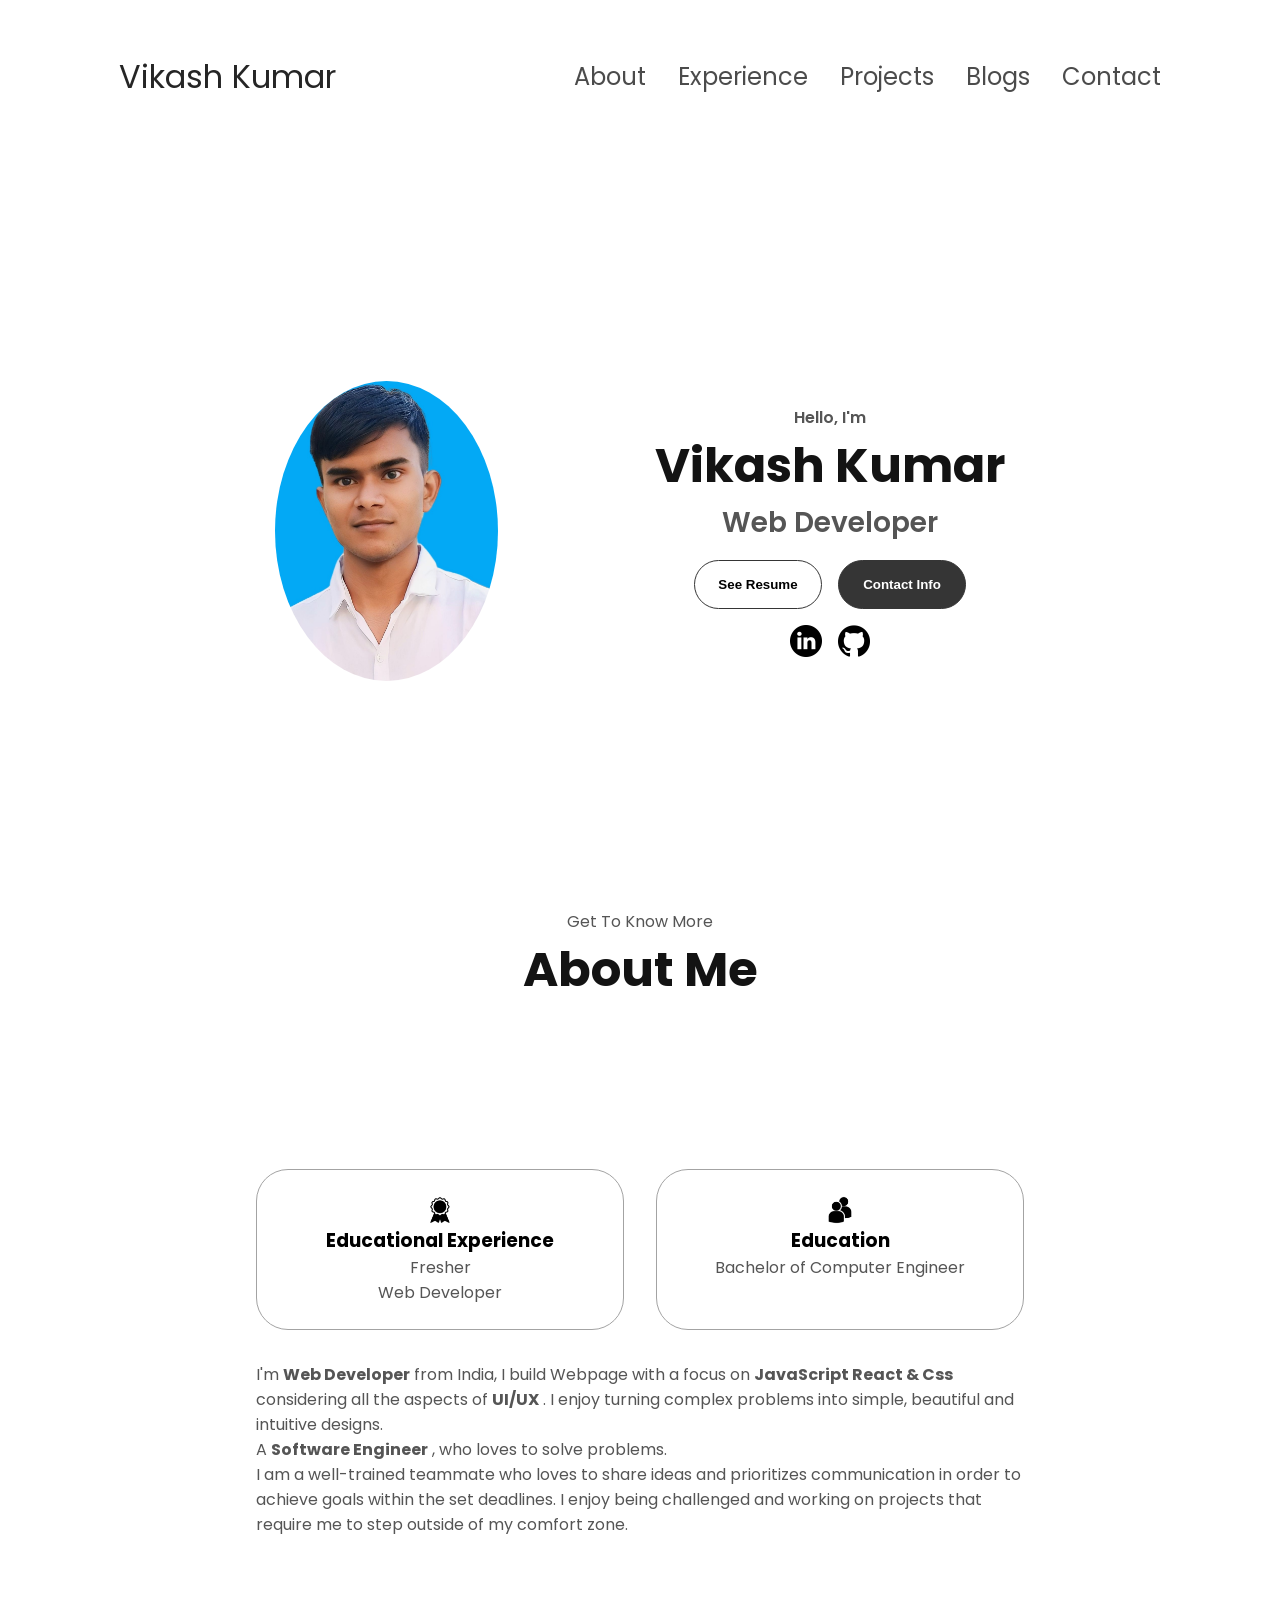
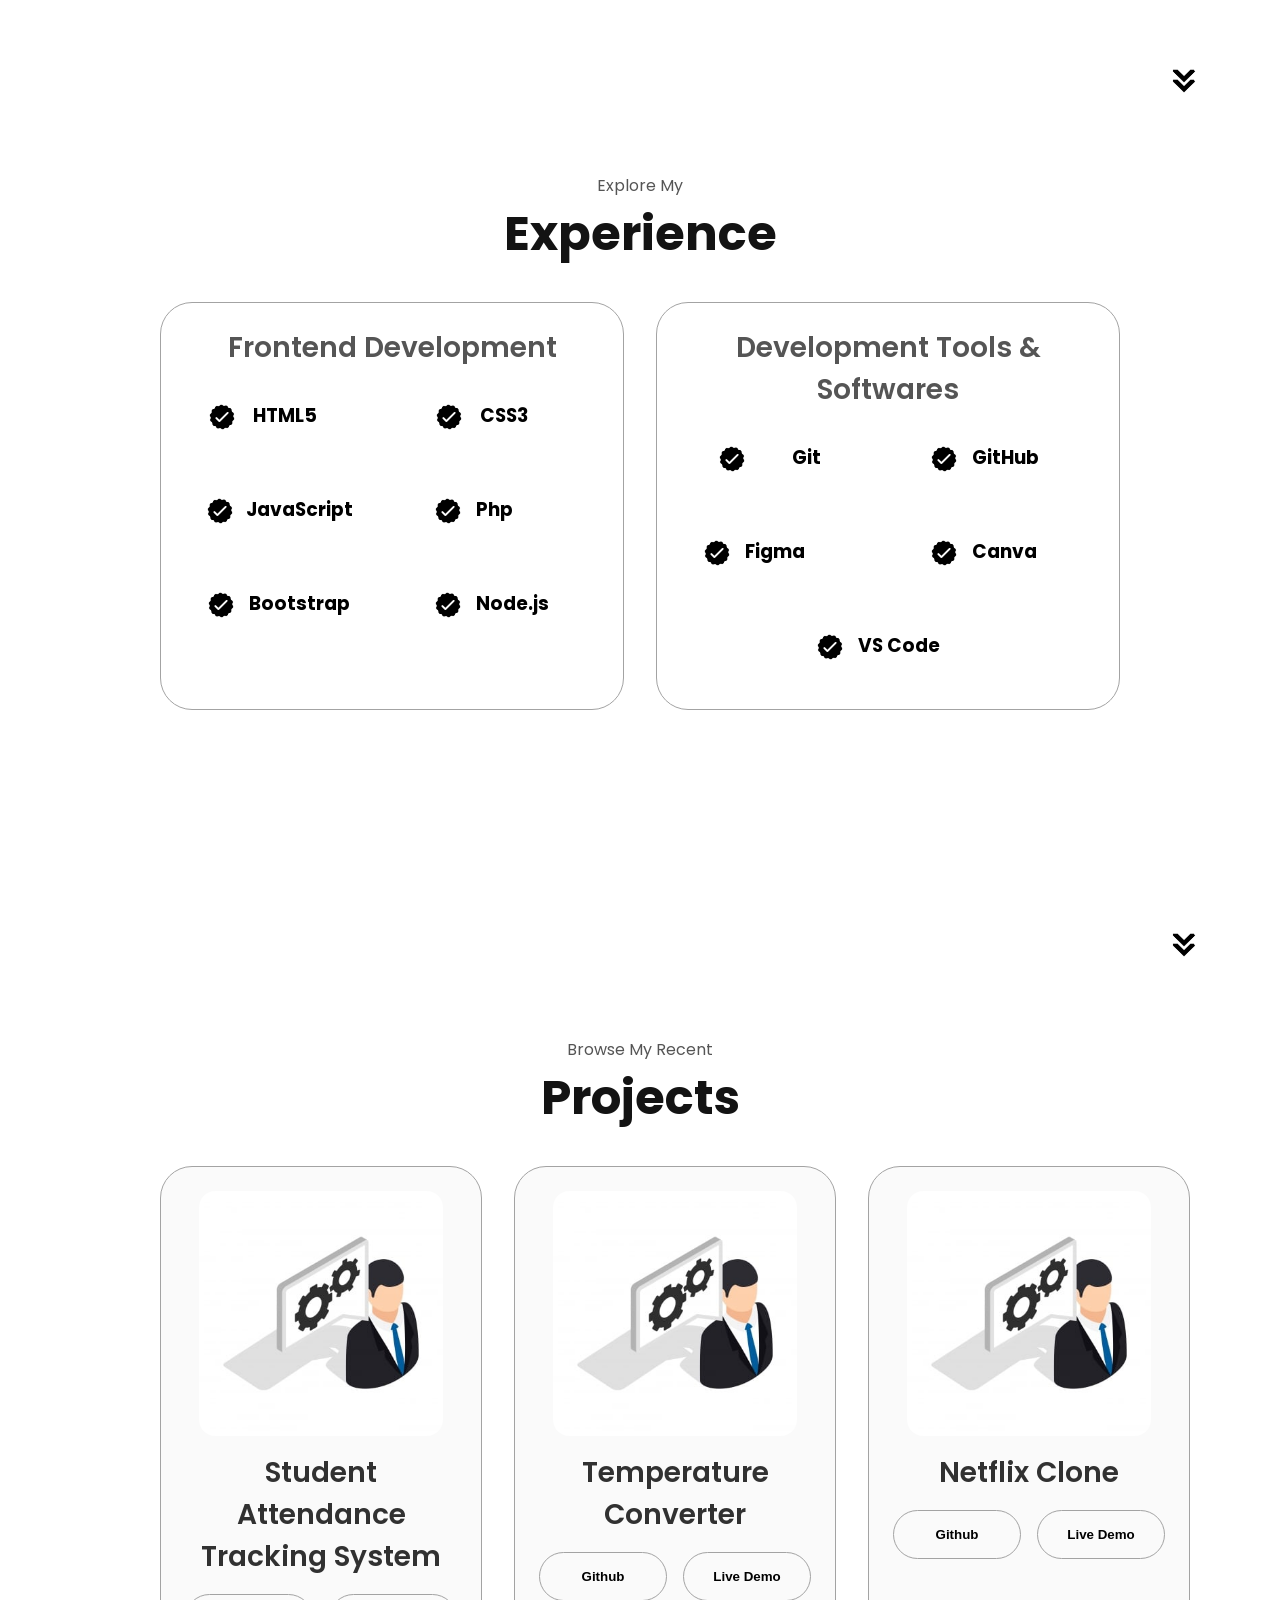
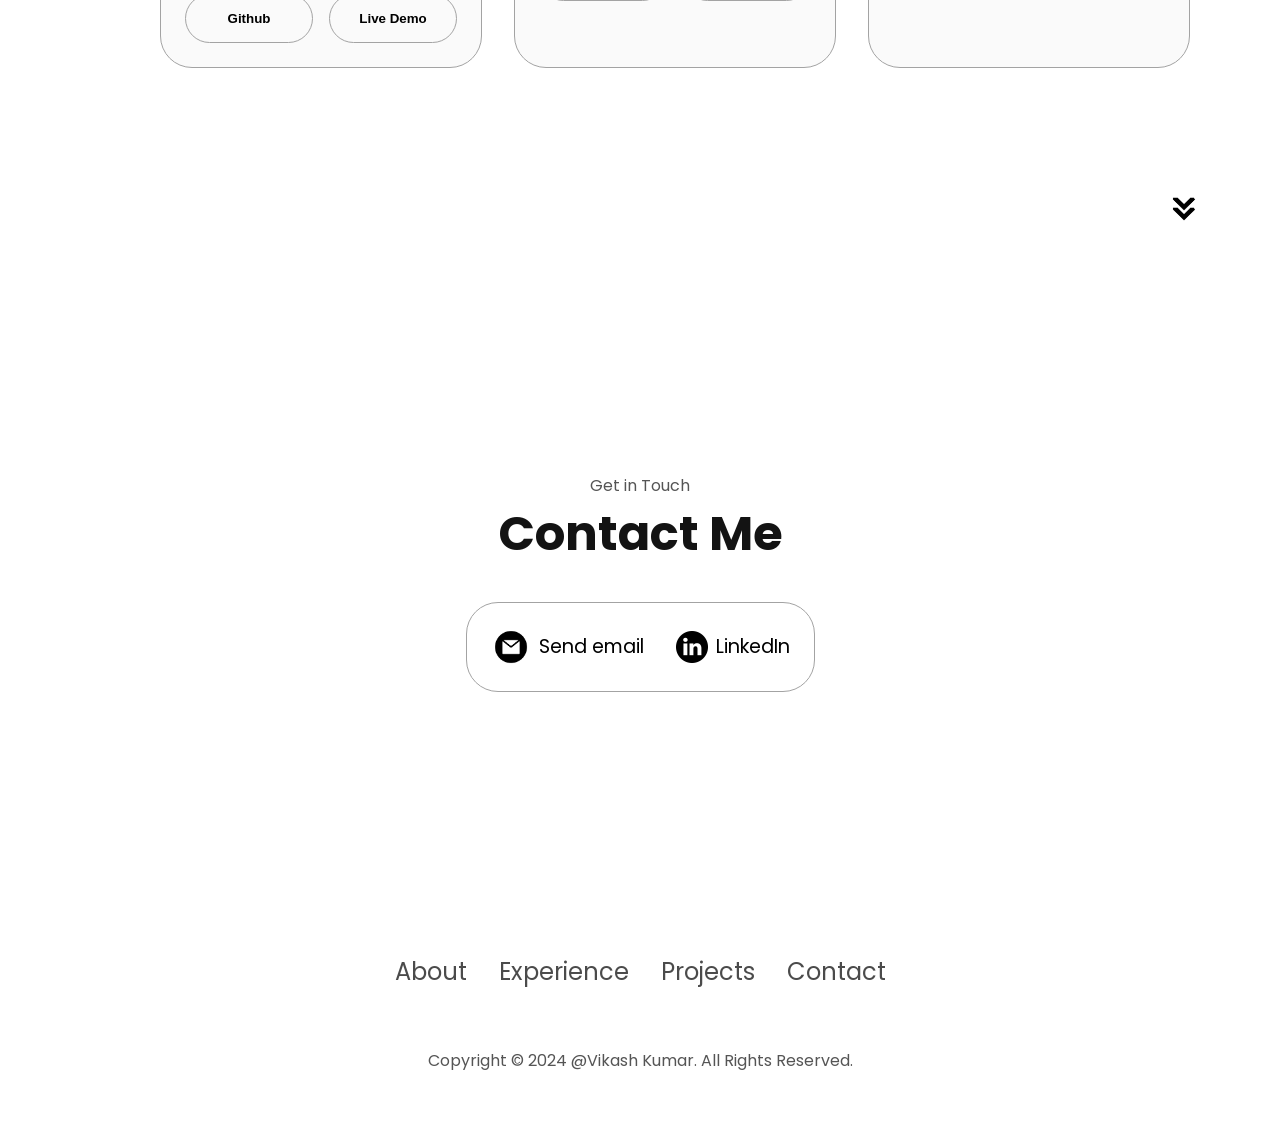
<file: PORTFOLIO/INDEX.HTML>
<HTML>
    <BODY>
        <link REL="stylesheet" href="style.css">
        <link rel="mediaquries " href="mediaqueries.css">
    
<title>My Portfolio</title>

<nav id="desktop-nav">
    <div class="logo">Vikash Kumar</div>
   
    <div>
        <ul class="nav-links">
            <li><a href="#about">About</a></li>
            <li><a href="#experience">Experience</a></li>
            <li><a href="#projects">Projects</a></li>
            <li><a href="#blogs">Blogs</a></li>
            <li><a href="#contact">Contact</a></li>
        </ul>
    </div>
</nav>
<nav id="hamburger-nav">
    <div class="logo">Vikash Kumar</div>
    <div class="hamburger-menu">
        <div class="hamburger-icon">
            <span></span>
            <span></span>
            <span></span>
        </div>
        <div class="menu-links">
            <li><a href="#about">About</a></li>
            <li><a href="#experience">Experience</a></li>
            <li><a href="#projects">Projects</a></li>
            <li><a href="#blogs">Blogs</a></li>
            <li><a href="#contact">Contact</a></li>
        </div>
    </div>
</nav>
<section id="profile">
    <div class="section__pic-container">
        <img decoding="async" id="profile1" src="vikash.jpg" alt="profile picture" title="Vikash Kumar" />
    </div>
    <div class="section__text">
        <p class="section__text__p1">Hello, I'm</p>
        <h1 class="title">Vikash Kumar</h1>
        <p class="section__text__p2">Web Developer</p>
        <div class="btn-container">
            <a href="Vikash Kumar.pdf" target="_blank" rel="noopener">
                <button class="btn btn-color-2">
                    See Resume
                </button>
            </a>
            <button class="btn btn-color-1">
                Contact Info
            </button>
        </div>
        <div id="socials-container">
            <a target="_blank" href="https://www.linkedin.com/in/vikash-kumar-54b427258/" rel="noopener">
                <img decoding="async" src="./assets/linkedin.png" alt="My LinkedIn profile" class="icon" />
            </a>

            <a target="_blank" href="https://github.com/Vikash-13" rel="noopener">
                <img decoding="async" src="./assets/github.png" alt="My Github profile" class="icon" />
            </a>
        </div>
    </div>
</section>
<section id="about">
    <p class="section__text__p1">Get To Know More</p>
    <h1 class="title" id="aboutTitle">About Me</h1>
    <div class="section-container">

        <div class="about-details-container">
            <div class="about-containers">
                <div class="details-container">
                    <img decoding="async" src="./assets/experience.png" alt="Experience icon" class="icon" />
                    <h3>Educational Experience</h3>
                    <p>Fresher<br />Web Developer</p>
                </div>
                <div class="details-container">
                    <img decoding="async" src="./assets/education.png" alt="Education icon" class="icon" />
                    <h3>Education</h3>
                    <p>Bachelor of Computer Engineer<br /></p>
                </div>
            </div>
            <div class="text-container">
                <p><span class="highlight"></span>
                    I'm <span class="highlight">Web Developer</span> from India, I build Webpage with
                    a focus on
                    <span class="highlight">JavaScript React &amp; Css</span> considering
                    all the aspects of <span class="highlight">UI/UX</span> . I enjoy turning complex problems into
                    simple,
                    beautiful and intuitive designs. <br> A
                    <span class="highlight">Software Engineer</span> , who loves to solve problems.
                    <br> I
                    am a well-trained teammate who loves to share ideas and prioritizes communication in order to
                    achieve goals
                    within the set deadlines. I enjoy being challenged and working on projects that require me to
                    step outside
                    of my comfort zone.
                </p>
            </div>
        </div>
    </div>
    <img decoding="async" src="./assets/arrow.png" alt="Arrow icon" class="icon arrow" />
</section>
<section id="experience">
    <p class="section__text__p1">Explore My</p>
    <h1 class="title">Experience</h1>
    <div class="experience-details-container">
        <div class="about-containers">
            <div class="details-container">
                <h2 class="experience-sub-title">Frontend Development</h2>
                <div class="article-container">
                    <article>
                        <img decoding="async" src="./assets/checkmark.png" alt="Experience icon" class="icon" />
                        <div>
                            <h3>HTML5</h3>
                            <p>Experienced</p>
                        </div>
                    </article>
                    <article>
                        <img decoding="async" src="./assets/checkmark.png" alt="Experience icon" class="icon" />
                        <div>
                            <h3>CSS3</h3>
                            <p>Experienced</p>
                        </div>
                    </article>
                    <article>
                        <img decoding="async" src="./assets/checkmark.png" alt="Experience icon" class="icon" />
                        <div>
                            <h3>JavaScript</h3>
                            <p>Experienced</p>
                        </div>
                    </article>
                    <article>
                        <img decoding="async" src="./assets/checkmark.png" alt="Experience icon" class="icon" />
                        <div>
                            <h3>Php</h3>
                            <p>Intermediate</p>
                        </div>
                    </article>
                    <article>
                        <img decoding="async" src="./assets/checkmark.png" alt="Experience icon" class="icon" />
                        <div>
                            <h3>Bootstrap </h3>
                            <p>Intermediate</p>
                        </div>
                    </article>

                     <article>

                    <article>
                        <img decoding="async" src="./assets/checkmark.png" alt="Experience icon" class="icon" />
                        <div>
                            <h3>Node.js</h3>
                            <p>Intermediate</p>
                        </div>
                    </article>
                </div>
            </div>
            <div class="details-container">
                <h2 class="experience-sub-title">Development Tools &amp; Softwares</h2>
                <div class="article-container">
                     <article>
          <img decoding="async" src="./assets/checkmark.png" alt="Experience icon" class="icon" />
          <div>
            <h3>Git</h3>
            <p>Basic</p>
          </div>
        </article> 
                    <article>
                        <img decoding="async" src="./assets/checkmark.png" alt="Experience icon" class="icon" />
                        <div>
                            <h3>GitHub</h3>
                            <p>Intermediate</p>
                        </div>
                    </article>
                    <article>
                        <img decoding="async" src="./assets/checkmark.png" alt="Experience icon" class="icon" />
                        <div>
                            <h3>Figma</h3>
                            <p>Intermediate</p>
                        </div>
                    </article>
                    <article>
                        <img decoding="async" src="./assets/checkmark.png" alt="Experience icon" class="icon" />
                        <div>
                            <h3>Canva</h3>
                            <p>Intermediate</p>
                        </div>
                    </article>
                    <article id="lastSkill">
                        <img decoding="async" src="./assets/checkmark.png" alt="Experience icon" class="icon" />
                        <div>
                            <h3>VS Code</h3>
                            <p>Intermediate</p>
                        </div>
                    </article>


                </div>
            </div>
        </div>
    </div>
    <img decoding="async" src="./assets/arrow.png" alt="Arrow icon" class="icon arrow" />
</section>

<!-- project section  -->

<section id="projects">
    <p class="section__text__p1">Browse My Recent</p>
    <h1 class="title">Projects</h1>
    <div class="experience-details-container">
        <div class="about-containers">
            <div class="details-container color-container">
                <div class="article-container">
                    <img decoding="async" src="./assets/projects/proj1.jpg" alt="Project 1" class="project-img" />
                </div>
                <h2 class="experience-sub-title project-title">Student Attendance Tracking System</h2>
                <div class="btn-container">
                    <a target="_blank" href="https://github.com/" rel="noopener">
                        <button class="btn btn-color-2 project-btn">
                            Github
                        </button>
                    </a>

                    <a target="_blank" href="https://github.com" rel="noopener">
                        <button class="btn btn-color-2 project-btn">
                            Live Demo
                        </button>
                    </a>
                </div>
            </div>
            <div class="details-container color-container">
                <div class="article-container">
                    <img decoding="async" src="./assets/projects/proj1.jpg" alt="Project 2" class="project-img" />
                </div>
                <h2 class="experience-sub-title project-title">Temperature Converter</h2>
                <div class="btn-container">
                    <a href="https://github.com/" target="_blank" rel="noopener">
                        <button class="btn btn-color-2 project-btn">
                            Github
                        </button>
                    </a>
                    <a target="_blank" href="https://github.com" rel="noopener">
                        <button class="btn btn-color-2 project-btn">
                            Live Demo
                        </button>
                    </a>
                </div>
            </div>
            <div class="details-container color-container">
                <div class="article-container">
                    <img decoding="async" src="./assets/projects/proj1.jpg" alt="Project 3" class="project-img" />
                </div>
                <h2 class="experience-sub-title project-title">Netflix Clone</h2>
                <div class="btn-container">
                    <a href="https://github.com/" target="_blank" rel="noopener">
                        <button class="btn btn-color-2 project-btn">
                            Github
                        </button>
                    </a>
                    <a target="_blank" href="https://github.com/" rel="noopener">

                        <button class="btn btn-color-2 project-btn">
                            Live Demo
                        </button>
                    </a>
                </div>
            </div>
           
                </div>
            </div>


        </div>
    </div>
    <img decoding="async" src="./assets/arrow.png" alt="Arrow icon" class="icon arrow" />





</section>

<section id="contact">
    <p class="section__text__p1">Get in Touch</p>
    <h1 class="title">Contact Me</h1>
    <div class="contact-info-upper-container">
        <div class="contact-info-container">
            <img decoding="async" src="./assets/email.png" alt="Email icon" class="icon contact-icon email-icon" />
            <p><a href="mailto:vikashladdu9@gmail.com">Send email</a></p>
        </div>
        <div class="contact-info-container">
            <img decoding="async" src="./assets/linkedin.png" alt="LinkedIn icon" class="icon contact-icon" />
            <p><a target="_blank" href="https://www.linkedin.com/in/vikash-kumar-54b427258/" rel="noopener">LinkedIn</a></p>
        </div>
    </div>
</section>

<!-- footer section  -->

<footer>
    <nav>
        <div class="nav-links-container">
            <ul class="nav-links">
                <li><a href="#about">About</a></li>
                <li><a href="#experience">Experience</a></li>
                <li><a href="#projects">Projects</a></li>
                <li><a href="#contact">Contact</a></li>
            </ul>
        </div>
    </nav>
    <p>Copyright &#169; 2024 @Vikash Kumar. All Rights Reserved.</p>
</footer>
<script src="script.js"></script>
</BODY>
</HTML>
</file>
<file: PORTFOLIO/style.css>
@import url("https://fonts.googleapis.com/css2?family=Poppins:wght@300;400;500;600&amp;display=swap");
* {
  margin: 0;
  padding: 0;
}

body {
  font-family: "Poppins", sans-serif;
   overflow-x: hidden;
  /* font-family: 'Nunito', sans-serif; */

}

html {
  scroll-behavior: smooth;
}

p {
  color: rgb(85, 85, 85);
}

/* TRANSITION */

a,
.btn {
  transition: all 300ms ease;
}

/* DESKTOP NAV */

nav,
.nav-links {
  display: flex;
}

nav {
  justify-content: space-around;
  align-items: center;
  height: 17vh;
}

.nav-links {
  gap: 2rem;
  list-style: none;
  font-size: 1.5rem;
  opacity: .7;
}

a {
  color: black;
  text-decoration: none;
  text-decoration-color: white;
}

a:hover {
  color: grey;
  text-decoration: underline;
  text-underline-offset: 1rem;
  text-decoration-color: rgb(181, 181, 181);
}

.logo {
  font-size: 2rem;
  opacity: .85;
}

.logo:hover {
  cursor: default;
}

/* HAMBURGER MENU */

#hamburger-nav {
  display: none;
}

.hamburger-menu {
  position: relative;
  display: inline-block;
}

.hamburger-icon {
  display: flex;
  flex-direction: column;
  justify-content: space-between;
  height: 24px;
  width: 30px;
  cursor: pointer;
}

.hamburger-icon span {
  width: 100%;
  height: 2px;
  background-color: black;
  transition: all 0.3 ease-in-out;
}

.menu-links {
  position: absolute;
  top: 100%;
  right: 0;
  background-color: white;
  width: fit-content;
  max-height: 0;
  overflow: hidden;
  transition: all 0.3 ease-in-out;
}

.menu-links a {
  display: block;
  padding: 10px;
  text-align: center;
  font-size: 1.5rem;
  color: black;
  text-decoration: none;
  transition: all 0.3 ease-in-out;
}

.menu-links li {
  list-style: none;
}

.menu-links.open {
  max-height: 300px;
}

.hamburger-icon.open span:first-child {
  transform: rotate(45deg) translate(10px, 5px);
}

.hamburger-icon.open span:nth-child(2) {
  opacity: 0;
}

.hamburger-icon.open span:last-child {
  transform: rotate(-45deg) translate(10px, -5px);
}

.hamburger-icon span:first-child {
  transform: none;
}

.hamburger-icon span:first-child {
  opacity: 1;
}

.hamburger-icon span:first-child {
  transform: none;
}

/* SECTIONS */

section {
  padding-top: 4vh;
  height: 96vh;
  margin: 0 10rem;
  box-sizing: border-box;
  min-height: fit-content;
}

.section-container {
  display: flex;
}

/* PROFILE SECTION */

#profile {
  display: flex;
  justify-content: center;
  gap: 5rem;
  height: 80vh;
}
#profile1{
  border-radius: 50%;
  /* width: 23rem;
  height: 23rem; */
}

.section__pic-container {
  display: flex;
  height: 300px;
  width: 300px;
  margin: auto 0;
}

.section__text {
  align-self: center;
  text-align: center;
}

.section__text p {
  font-weight: 600;
}

.section__text__p1 {
  text-align: center;
}

.section__text__p2 {
  font-size: 1.75rem;
  margin-bottom: 1rem;
}

.title {
  font-size: 3rem;
  text-align: center;
  opacity: .92;
  /* margin-bottom: 2rem; */

}

#socials-container {
  display: flex;
  justify-content: center;
  margin-top: 1rem;
  gap: 1rem;
}

/* ICONS */

.icon {
  cursor: pointer;
  height: 2rem;
  /* opacity: ; */
}

/* BUTTONS */

.btn-container {
  display: flex;
  justify-content: center;
  gap: 1rem;
}

.btn {
  font-weight: 600;
  transition: all 300ms ease;
  padding: 1rem;
  width: 8rem;
  border-radius: 2rem;
  /* font-weight: normal; */
}
a .btn {
  font-weight: 600;
  transition: all 300ms ease;
  padding: 1rem;
  width: 8rem;
  border-radius: 2rem;
}

.btn-color-1,
.btn-color-2 {
  border: rgb(53, 53, 53) 0.1rem solid;
}

.btn-color-1:hover,
.btn-color-2:hover {
  cursor: pointer;
}

.btn-color-1,
.btn-color-2:hover {
  background: rgb(53, 53, 53);
  color: white;
}

.btn-color-1:hover {
  background: rgb(0, 0, 0);
}

.btn-color-2 {
  background: none;
}

.btn-color-2:hover {
  border: rgb(255, 255, 255) 0.1rem solid;
}

.btn-container {
  gap: 1rem;
}

/* ABOUT SECTION */

#about {
  position: relative;
}

.about-containers {
  gap: 2rem;
  margin-bottom: 2rem;
  margin-top: 2rem;
  /* width: 100%; */
}

.about-details-container {
  justify-content: center;
  flex-direction: column;
  width: 60vw;
  margin: auto;
}

.about-containers,
.about-details-container {
  display: flex;
  /* width: 80vw; */
}

.about-pic {
  border-radius: 2rem;
}

.arrow {
  position: absolute;
  right: -5rem;
  bottom: 2.5rem;
}

.details-container {
  padding: 1.5rem;
  flex: 1;
  background: white;
  border-radius: 2rem;
  border: rgb(53, 53, 53) 0.1rem solid;
  border-color: rgb(163, 163, 163);
  text-align: center;

}

.section-container {
  gap: 4rem;
  height: 80%;
}

/* .section__pic-container {
  height: 400px;
  width: 400px;
  margin: auto 0;
} */

/* EXPERIENCE SECTION */

#experience {
  position: relative;
}

.experience-sub-title {
  color: rgb(85, 85, 85);
  font-weight: 600;
  font-size: 1.75rem;
  margin-bottom: 2rem;
}

.experience-details-container {
  display: flex;
  justify-content: center;
  flex-direction: column;
}

.article-container {
  display: flex;
  text-align: left;
  flex-wrap: wrap;
  flex-direction: row;
  gap: 2.5rem;
  margin: auto;
  /* margin: 0 3rem; */
  justify-content: space-around;

}

article {
  display: flex;
  width: 10rem;
  justify-content: space-around;
  /* margin-left: 1rem;
  /* gap: 0.5rem; */
}

article .icon {
  cursor: default;
}
article p {
  visibility: hidden;
}

/* PROJECTS SECTION */

#projects {
  position: relative;
}

.color-container {
  border-color: rgb(163, 163, 163);
  background: rgb(250, 250, 250);
}

.project-img, .blog-img {
  border-radius: 1rem;
  width: 90%;
  height: 90%;
  object-fit: cover;
  /* height: 25rem; */
  /* width: 100%; */
  /* display: block; */
  margin: auto;

}


.project-title {
  margin: 1rem;
  color: black;
  opacity: .8;
}

.project-btn {
  color: black;
  border-color: rgb(163, 163, 163);
}

/* blog  */

.blog-img {
  border-radius: 1rem;
  width: 150px;
  height: 150px;
  object-fit: cover;
  /* height: 25rem; */
  /* width: 100%; */
  /* display: block; */
  margin: auto;

}

/* CONTACT */

#contact {
  display: flex;
  justify-content: center;
  flex-direction: column;
  height: 70vh;
}

.contact-info-upper-container {
  display: flex;
  justify-content: center;
  border-radius: 2rem;
  border: rgb(53, 53, 53) 0.1rem solid;
  border-color: rgb(163, 163, 163);
  background: (250, 250, 250);
  margin: 2rem auto;
  padding: 0.5rem;
}

.contact-info-container {
  display: flex;
  align-items: center;
  justify-content: center;
  gap: 0.5rem;
  margin: 1rem;
}

.contact-info-container p {
  font-size: larger;
}

.contact-icon {
  cursor: default;
}

.email-icon {
  height: 2.5rem;
}

/* FOOTER SECTION */

footer {
  height: 26vh;
  margin: 0 1rem;
}

footer p {
  text-align: center;
}


.highlight{
  font-weight: bolder;
}


/* theme */
.dark-mode{
  background-color: rgb(43, 43, 43);
  color: aliceblue;
}

.whiteText{
  color: aliceblue;
}
</file>
<file: PORTFOLIO/mediaqueries.css>
@media screen and (max-width: 1400px) {
    #profile {
      height: 83vh;
      margin-bottom: 6rem;
    }
  
    .about-containers {
      flex-wrap: wrap;
    }
  
    #experience,
    .experience-details-container {
      margin-top: 2rem;
      margin-bottom: 20rem;
    }
  }
  
  @media screen and (max-width: 1200px) {
    #desktop-nav {
      display: none;
    }
  
    #hamburger-nav {
      display: flex;
    }
  
    #experience,
    .experience-details-container {
      margin-top: 2rem;
      margin-bottom: 20rem;
    }
  
    #profile,
    .section-container {
      display: block;
    }
  
    .arrow {
      display: none;
    }
  
    section,
    .section-container {
      height: fit-content;
    }
  
    section {
      margin: 0 5%;
    }
  
    .section__pic-container {
      width: 300px;
      height: 300px;
      margin: 0 auto 2rem;
    }
  
    .about-containers {
      margin-top: 0;
    }
  
    #aboutTitle {
      margin-bottom: 2rem;
    }
  }
  
  @media screen and (max-width: 600px) {
  
    #contact,
    footer {
      height: 40vh;
    }
  
    #profile {
      height: 83vh;
      margin-bottom: 0;
    }
  
    article {
      font-size: 1rem;
    }
  
    footer nav {
      height: fit-content;
      margin-bottom: 2rem;
    }
  
    .about-containers,
    .contact-info-upper-container,
    .btn-container {
      flex-wrap: wrap;
  
    }
  
    .contact-info-container {
      margin: 0;
    }
  
    .contact-info-container p,
    .nav-links li a {
      font-size: 1rem;
    }
  
    .experience-sub-title {
      font-size: 1.25rem;
    }
  
    .logo {
      font-size: 1.5rem;
    }
  
    .nav-links {
      flex-direction: column;
      gap: 0.5rem;
      text-align: center;
    }
  
    .section__pic-container {
      width: auto;
      height: 50vw;
      justify-content: center;
    }
  

    .section__text__p2 {
      font-size: 1.25rem;
    }
  
    .about {
      margin-top: 5rem;
    }
  
    .title {
      font-size: 2rem;
    }
  
    #aboutTitle {
      margin-bottom: 2rem;
    }
  
    .text-container {
      text-align: justify;
      margin: none;
      padding: 0;
  
    }
  
    #projects {
      margin-bottom: 1rem;
    }
  
  }
  img{
    margin-left: 200px;
  }
</file>
